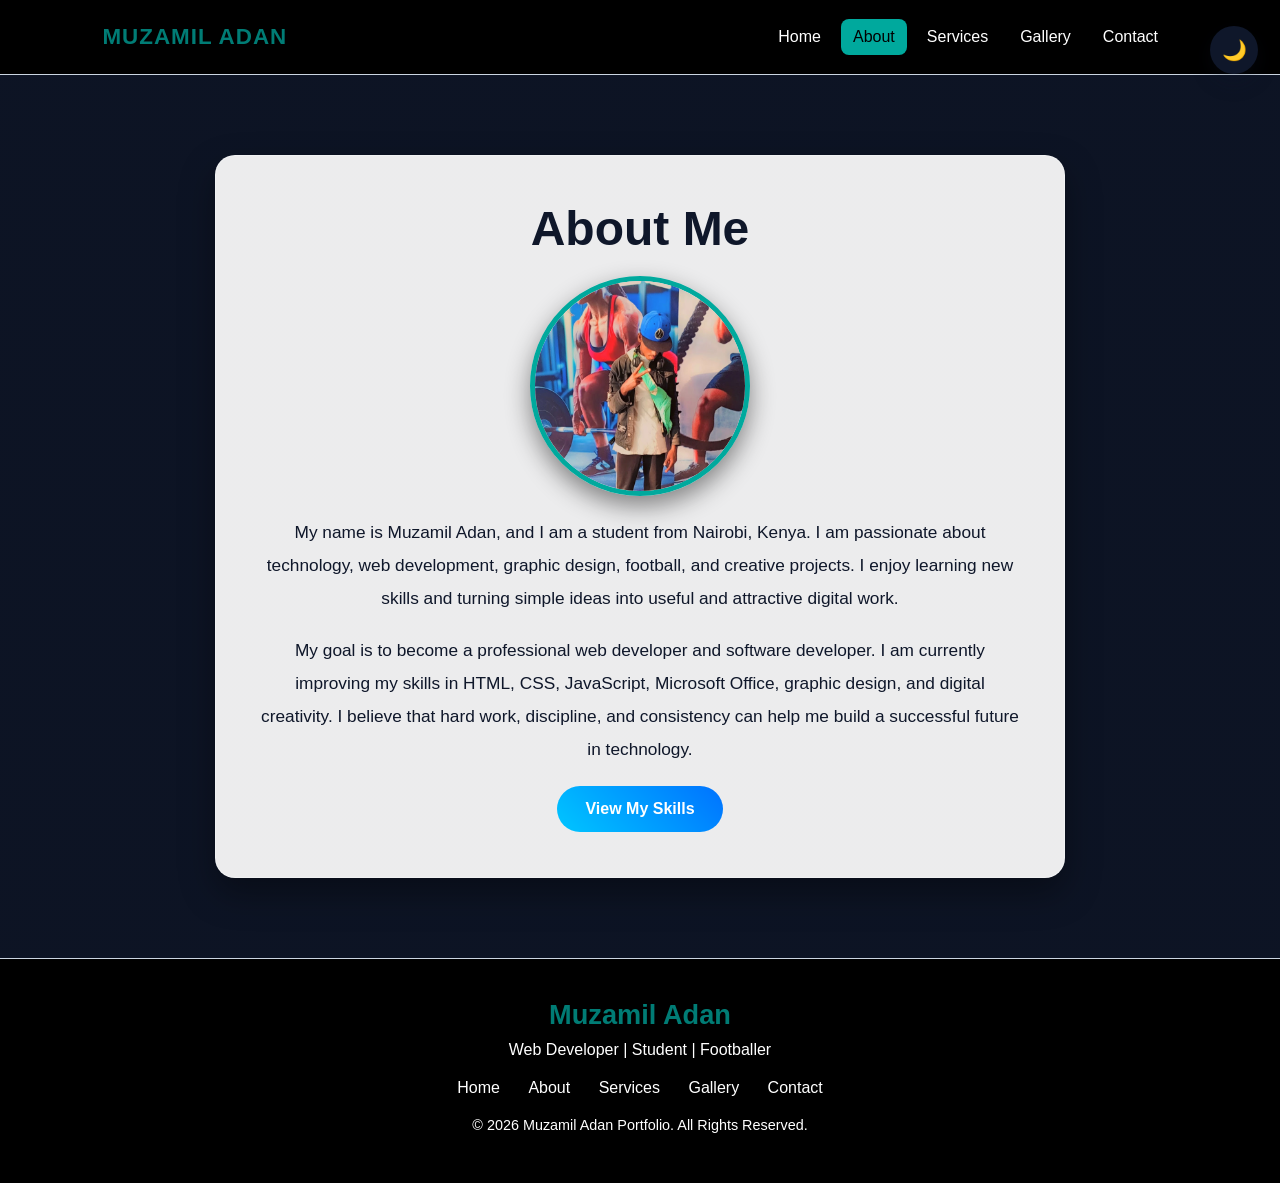
<file: about.html>
<!DOCTYPE html>
<html lang="en">
<head>
    <title>Muzamil Adan | About</title>
    <link rel="stylesheet" href="style.css">
</head>

<body>

    <nav>
        <h1>MUZAMIL ADAN</h1>

        <div class="nav-links">
            <a href="index.html">Home</a>
            <a class="active" href="about.html">About</a>
            <a href="services.html">Services</a>
            <a href="gallery.html">Gallery</a>
            <a href="contact.html">Contact</a>
        </div>
    </nav>
    
    <button id="theme-btn" title="Switch to Dark Mode">🌙</button>

    <section class="about-page">
        <div class="about-box">
            <h2>About Me</h2>

            <img src="myself.jpg" class="profile" alt="Muzamil Adan">

            <p>
                My name is Muzamil Adan, and I am a student from Nairobi, Kenya.
                I am passionate about technology, web development, graphic design,
                football, and creative projects. I enjoy learning new skills and
                turning simple ideas into useful and attractive digital work.
            </p>

            <p>
                My goal is to become a professional web developer and software
                developer. I am currently improving my skills in HTML, CSS,
                JavaScript, Microsoft Office, graphic design, and digital
                creativity. I believe that hard work, discipline, and consistency
                can help me build a successful future in technology.
            </p>

            <a href="services.html" class="btn">View My Skills</a>
        </div>
    </section>

    <footer>
        <div class="footer-content">
            <h3>Muzamil Adan</h3>
            <p>Web Developer | Student | Footballer</p>

            <div class="footer-links">
                <a href="index.html">Home</a>
                <a href="about.html">About</a>
                <a href="services.html">Services</a>
                <a href="gallery.html">Gallery</a>
                <a href="contact.html">Contact</a>
            </div>

            <p class="copyright">
                © 2026 Muzamil Adan Portfolio. All Rights Reserved.
            </p>
        </div>
    </footer>

</body>
</html>
</file>
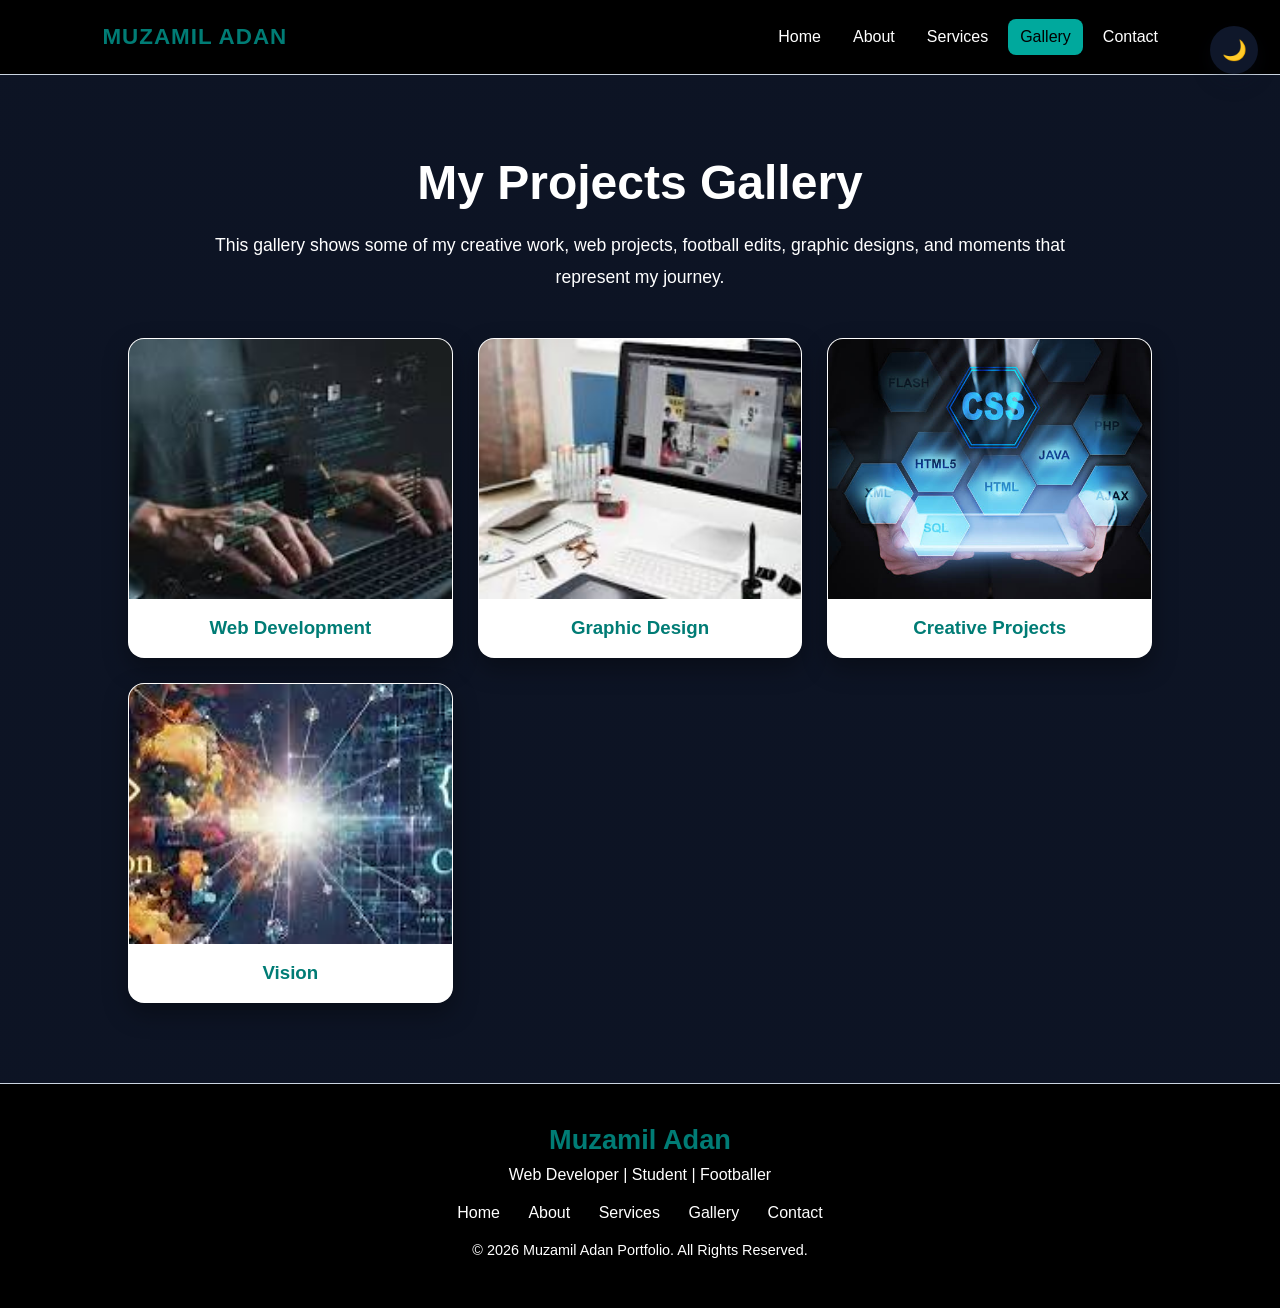
<file: gallery.html>
<!DOCTYPE html>
<html lang="en">
<head>
    <title>Muzamil Adan | Gallery</title>
    <link rel="stylesheet" href="style.css">
</head>

<body>

    <nav>
        <h1>MUZAMIL ADAN</h1>

        <div class="nav-links">
            <a href="index.html">Home</a>
            <a href="about.html">About</a>
            <a href="services.html">Services</a>
            <a class="active" href="gallery.html">Gallery</a>
            <a href="contact.html">Contact</a>
        </div>
    </nav>
    
   <button id="theme-btn" title="Switch to Dark Mode">🌙</button>

    <section class="gallery-page">
        <h2>My Projects Gallery</h2>

        <p class="section-intro">
            This gallery shows some of my creative work, web projects, football
            edits, graphic designs, and moments that represent my journey.
        </p>

        <div class="gallery">

            <div class="gallery-item">
                <img src="image 1.jfif" alt="Web development project">
                <h3>Web Development</h3>
            </div>

            <div class="gallery-item">
                <img src="image 2.jfif" alt="Graphic design project">
                <h3>Graphic Design</h3>
            </div>
            <div class="gallery-item">
                <img src="image 3.jfif" alt="Creative project">
                <h3>Creative Projects</h3>
            </div>

            <div class="gallery-item">
                <img src="image 4.jfif" alt="Vision">
                <h3>Vision</h3>
            </div>

        </div>
    </section>

    <footer>
        <div class="footer-content">
            <h3>Muzamil Adan</h3>
            <p>Web Developer | Student | Footballer</p>

            <div class="footer-links">
                <a href="index.html">Home</a>
                <a href="about.html">About</a>
                <a href="services.html">Services</a>
                <a href="gallery.html">Gallery</a>
                <a href="contact.html">Contact</a>
            </div>

            <p class="copyright">
                © 2026 Muzamil Adan Portfolio. All Rights Reserved.
            </p>
        </div>
    </footer>

</body>
</html>
</file>
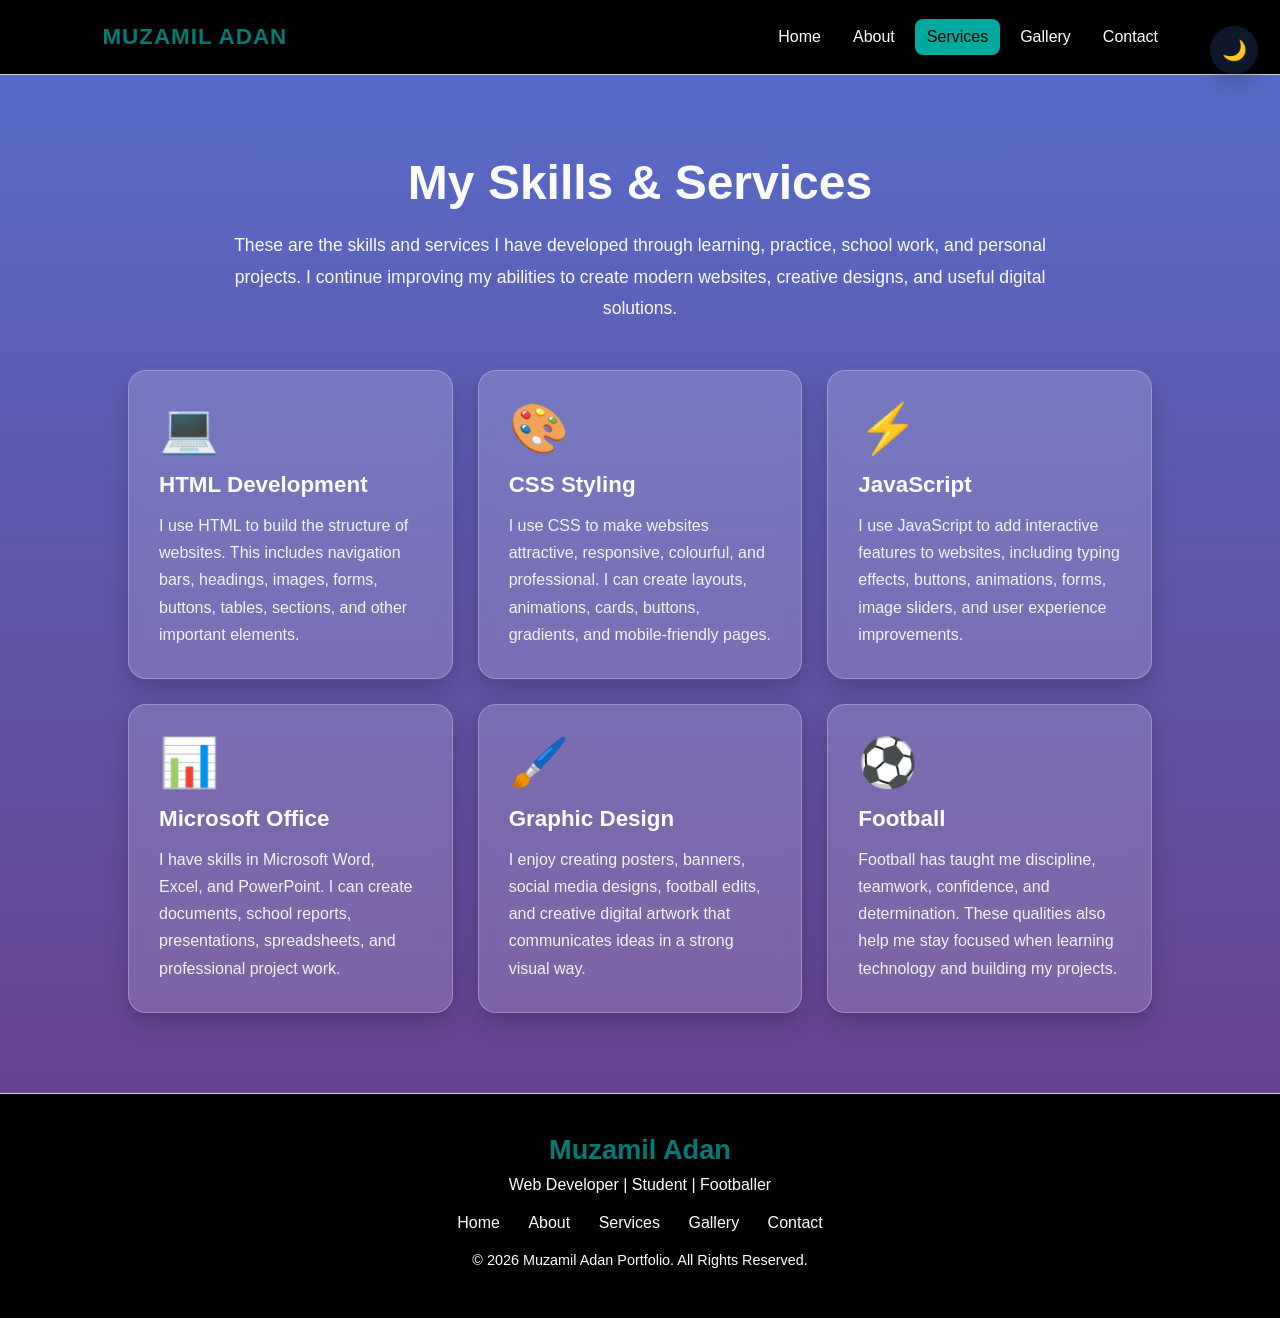
<file: services.html>
<!DOCTYPE html>
<html lang="en">
<head>
    <title>Muzamil Adan | Services</title>
    <link rel="stylesheet" href="style.css">
</head>

<body>

    <nav>
        <h1>MUZAMIL ADAN</h1>

        <div class="nav-links">
            <a href="index.html">Home</a>
            <a href="about.html">About</a>
            <a class="active" href="services.html">Services</a>
            <a href="gallery.html">Gallery</a>
            <a href="contact.html">Contact</a>
        </div>
    </nav>
    
   <button id="theme-btn" title="Switch to Dark Mode">🌙</button>

    <section class="services-section">
        <h2>My Skills & Services</h2>

        <p class="section-intro">
            These are the skills and services I have developed through learning,
            practice, school work, and personal projects. I continue improving my
            abilities to create modern websites, creative designs, and useful
            digital solutions.
        </p>

        <div class="cards">

            <div class="card">
                <div class="icon">💻</div>
                <h3>HTML Development</h3>
                <p>
                    I use HTML to build the structure of websites. This includes
                    navigation bars, headings, images, forms, buttons, tables,
                    sections, and other important elements.
                </p>
            </div>

            <div class="card">
                <div class="icon">🎨</div>
                <h3>CSS Styling</h3>
                <p>
                    I use CSS to make websites attractive, responsive, colourful,
                    and professional. I can create layouts, animations, cards,
                    buttons, gradients, and mobile-friendly pages.
                </p>
            </div>

            <div class="card">
                <div class="icon">⚡</div>
                <h3>JavaScript</h3>
                <p>
                    I use JavaScript to add interactive features to websites,
                    including typing effects, buttons, animations, forms, image
                    sliders, and user experience improvements.
                </p>
            </div>

            <div class="card">
                <div class="icon">📊</div>
                <h3>Microsoft Office</h3>
                <p>
                    I have skills in Microsoft Word, Excel, and PowerPoint. I can
                    create documents, school reports, presentations, spreadsheets,
                    and professional project work.
                </p>
            </div>

            <div class="card">
                <div class="icon">🖌️</div>
                <h3>Graphic Design</h3>
                <p>
                    I enjoy creating posters, banners, social media designs,
                    football edits, and creative digital artwork that communicates
                    ideas in a strong visual way.
                </p>
            </div>

            <div class="card">
                <div class="icon">⚽</div>
                <h3>Football</h3>
                <p>
                    Football has taught me discipline, teamwork, confidence, and
                    determination. These qualities also help me stay focused when
                    learning technology and building my projects.
                </p>
            </div>

        </div>
    </section>

    <footer>
        <div class="footer-content">
            <h3>Muzamil Adan</h3>
            <p>Web Developer | Student | Footballer</p>

            <div class="footer-links">
                <a href="index.html">Home</a>
                <a href="about.html">About</a>
                <a href="services.html">Services</a>
                <a href="gallery.html">Gallery</a>
                <a href="contact.html">Contact</a>
            </div>

            <p class="copyright">
                © 2026 Muzamil Adan Portfolio. All Rights Reserved.
            </p>
        </div>
    </footer>

</body>
</html>
</file>
<file: style.css>
*{
    margin:0;
    padding:0;
    box-sizing:border-box;
    font-family:Arial, sans-serif;
}

html{
    scroll-behavior:smooth;
}

body{
    background:#000000;
    color:#0f172a;
    transition:background 0.4s ease, color 0.4s ease;
}

/* NAVIGATION */

nav{
    min-height:75px;
    display:flex;
    justify-content:space-between;
    align-items:center;
    padding:18px 8%;
    padding-right:110px;
    background:#000000;
    border-bottom:1px solid #cbd5e1;
    transition:0.4s;
}

nav h1{
    color:#007c75;
    font-size:1.4rem;
    letter-spacing:1px;
}

.nav-links{
    display:flex;
    flex-wrap:wrap;
    justify-content:center;
    gap:8px;
}

nav a{
    color:#ffffff;
    text-decoration:none;
    padding:9px 12px;
    border-radius:8px;
    transition:0.3s;
}

nav a:hover,
nav a.active{
    background:#00a99d;
    color:rgb(0, 0, 0);
}

/* TOP RIGHT DARK MODE ICON */

#theme-btn{
    position:fixed;
    top:16px;
    right:22px;
    z-index:1000;

    width:48px;
    height:48px;
    border:none;
    border-radius:50%;
    cursor:pointer;

    display:flex;
    align-items:center;
    justify-content:center;

    background:#0f172a;
    color:white;
    font-size:1.25rem;

    box-shadow:0 8px 20px rgba(15,23,42,0.25);
    transition:0.3s ease;
}

#theme-btn:hover{
    transform:translateY(-3px) rotate(12deg);
    background:#00a99d;
    box-shadow:0 10px 25px rgba(0,169,157,0.35);
}

/* COMMON SECTIONS */

section{
    min-height:75vh;
    padding:80px 10%;
    text-align:center;
    background-size:cover;
    background-position:center;
}

section h2{
    font-size:3rem;
    margin-bottom:20px;
}

.section-intro{
    max-width:850px;
    margin:0 auto 45px;
    line-height:1.8;
    font-size:1.1rem;
}

/* HOME PAGE */

.hero{
    min-height:90vh;
    display:flex;
    flex-direction:column;
    justify-content:center;
    align-items:center;
    padding:30px;

    background:
    linear-gradient(rgba(15,23,42,0.82), rgba(15,23,42,0.82)),
    url("https://images.unsplash.com/photo-1516321318423-f06f85e504b3?auto=format&fit=crop&w=1600&q=80");

    background-size:cover;
    background-position:center;
    color:white;
}

.hero h2{
    font-size:2rem;
    margin-bottom:5px;
}

.hero h1{
    color:#00d6cb;
    font-size:4.5rem;
    margin-bottom:10px;
}

.hero h3{
    color:#38bdf8;
    min-height:30px;
    margin-bottom:20px;
}

.hero p{
    max-width:850px;
    font-size:1.1rem;
    line-height:1.8;
    margin-bottom:30px;
}

/* BUTTON */

.btn{
    display:inline-block;
    padding:14px 28px;
    border-radius:30px;
    background:linear-gradient(45deg, #00c6ff, #0072ff);
    color:white;
    text-decoration:none;
    font-weight:bold;
    transition:0.3s;
}

.btn:hover{
    transform:translateY(-4px);
    box-shadow:0 10px 25px rgba(0,198,255,0.4);
}

/* ABOUT PAGE */

.about-page{
    display:flex;
    justify-content:center;
    align-items:center;

    background:
    linear-gradient(rgba(15,23,42,0.86), rgba(15,23,42,0.86)),
    url("https://images.unsplash.com/photo-1516321165247-4aa89a48be28?auto=format&fit=crop&w=1600&q=80");
}

.about-box,
.contact-box{
    max-width:850px;
    padding:45px;
    border-radius:20px;
    background:rgba(255,255,255,0.92);
    color:#0f172a;
    border:1px solid rgba(255,255,255,0.3);
    box-shadow:0 15px 35px rgba(0,0,0,0.35);
    transition:0.4s;
}

.about-box p{
    line-height:1.9;
    font-size:1.08rem;
    margin:20px 0;
}

.profile{
    width:220px;
    height:220px;
    object-fit:cover;
    border-radius:50%;
    border:5px solid #00a99d;
    box-shadow:0 10px 25px rgba(0,0,0,0.45);
    margin:15px auto;
    display:block;
}

/* SERVICES PAGE */

.services-section{
    background:
    linear-gradient(rgba(102,126,234,0.85), rgba(118,75,162,0.88)),
    url("https://images.unsplash.com/photo-1517245386807-bb43f82c33c4?auto=format&fit=crop&w=1600&q=80");
    color:rgb(252, 252, 252);
}

.cards{
    display:grid;
    grid-template-columns:repeat(auto-fit, minmax(260px, 1fr));
    gap:25px;
}

.card{
    padding:30px;
    text-align:left;
    border-radius:18px;
    background:rgba(255,255,255,0.16);
    border:1px solid rgba(255,255,255,0.25);
    backdrop-filter:blur(8px);
    box-shadow:0 10px 25px rgba(0,0,0,0.2);
    transition:0.3s;
}

.card:hover{
    transform:translateY(-10px);
    background:rgba(255,255,255,0.25);
}

.icon{
    font-size:3rem;
    margin-bottom:15px;
}

.card h3{
    margin-bottom:14px;
    font-size:1.4rem;
}

.card p{
    line-height:1.7;
    color:#f1f5f9;
}

/* GALLERY PAGE */

.gallery-page{
    background:
    linear-gradient(rgba(15,23,42,0.86), rgba(15,23,42,0.86)),
    url("https://images.unsplash.com/photo-1542744173-8e7e53415bb0?auto=format&fit=crop&w=1600&q=80");
    color:white;
}

.gallery{
    display:grid;
    grid-template-columns:repeat(auto-fit, minmax(240px, 1fr));
    gap:25px;
}

.gallery-item{
    overflow:hidden;
    border-radius:16px;
    background:white;
    color:#0f172a;
    border:1px solid rgba(255,255,255,0.18);
    box-shadow:0 10px 25px rgba(0,0,0,0.35);
    transition:0.3s;
}

.gallery-item:hover{
    transform:translateY(-8px);
}

.gallery-item img{
    width:100%;
    height:260px;
    object-fit:cover;
    display:block;
    transition:0.4s;
}

.gallery-item:hover img{
    transform:scale(1.08);
}

.gallery-item h3{
    padding:18px;
    color:#007c75;
}

/* CONTACT PAGE */

.contact-page{
    display:flex;
    justify-content:center;
    align-items:center;

    background:
    linear-gradient(rgba(49,46,129,0.85), rgba(15,23,42,0.92)),
    url("https://images.unsplash.com/photo-1516321310764-8d6f1a5f02c6?auto=format&fit=crop&w=1600&q=80");
}

.contact-box p{
    line-height:1.8;
    margin-bottom:25px;
}

form{
    max-width:550px;
    margin:auto;
}

input,
textarea{
    width:100%;
    padding:15px;
    margin:10px 0;
    border:1px solid #cbd5e1;
    outline:none;
    border-radius:8px;
    font-size:1rem;
}

textarea{
    min-height:150px;
    resize:vertical;
}

input:focus,
textarea:focus{
    border-color:#00a99d;
    box-shadow:0 0 0 3px rgba(0,169,157,0.15);
}

button{
    width:100%;
    padding:14px;
    margin-top:10px;
    border:none;
    border-radius:8px;
    cursor:pointer;
    font-size:1rem;
    font-weight:bold;
    background:#00a99d;
    color:white;
    transition:0.3s;
}

button:hover{
    transform:translateY(-3px);
    background:#007c75;
}

#message-status{
    color:#007c75;
    font-weight:bold;
    margin-top:15px;
}

.socials{
    margin-top:25px;
}

.socials a{
    display:inline-block;
    margin:8px;
    padding:12px 18px;
    border-radius:8px;
    background:#1877f2;
    color:white;
    text-decoration:none;
    transition:0.3s;
}

.socials a:hover{
    transform:translateY(-5px);
    background:#00a99d;
}

/* FOOTER */

footer{
    padding:40px 20px;
    text-align:center;
    background:#000000;
    color:#ffffff;
    border-top:1px solid #cbd5e1;
    transition:0.4s;
}

.footer-content h3{
    color:#007c75;
    margin-bottom:10px;
    font-size:1.7rem;
}

.footer-content p{
    margin:10px 0;
}

.footer-links{
    margin:20px 0;
}

.footer-links a{
    color:#ffffff;
    text-decoration:none;
    margin:0 12px;
    transition:0.3s;
}

.footer-links a:hover{
    color:#00a99d;
}

.copyright{
    color:#ffffff;
    font-size:0.9rem;
}

/* PROFESSIONAL DARK MODE */

body.dark-mode{
    background:#07111f;
    color:#f8f8f8;
}

body.dark-mode nav{
    background:#081525;
    border-bottom:1px solid rgba(148,163,184,0.18);
}

body.dark-mode nav h1{
    color:#2dd4bf;
}

body.dark-mode nav a{
    color:#cbd5e1;
}

body.dark-mode nav a:hover,
body.dark-mode nav a.active{
    background:rgba(45,212,191,0.16);
    color:#5eead4;
}

body.dark-mode #theme-btn{
    background:#f8fafc;
    color:#07111f;
}

body.dark-mode #theme-btn:hover{
    background:#2dd4bf;
    color:#07111f;
}

body.dark-mode .about-box,
body.dark-mode .contact-box{
    background:rgba(10,25,45,0.92);
    color:#e5eef8;
    border:1px solid rgba(148,163,184,0.18);
}

body.dark-mode .about-box p,
body.dark-mode .contact-box p{
    color:#cbd5e1;
}

body.dark-mode .card{
    background:rgba(15,32,55,0.88);
    color:#f8fafc;
    border:1px solid rgba(148,163,184,0.18);
}

body.dark-mode .card:hover{
    background:rgba(20,44,73,0.95);
    border-color:rgba(45,212,191,0.45);
}

body.dark-mode .card p{
    color:#cbd5e1;
}

body.dark-mode .gallery-item{
    background:#0d1d32;
    color:#f8fafc;
    border:1px solid rgba(148,163,184,0.18);
}

body.dark-mode .gallery-item h3{
    color:#5eead4;
}

body.dark-mode input,
body.dark-mode textarea{
    background:#0b1a2d;
    color:#f8fafc;
    border:1px solid rgba(148,163,184,0.25);
}

body.dark-mode input::placeholder,
body.dark-mode textarea::placeholder{
    color:#94a3b8;
}

body.dark-mode input:focus,
body.dark-mode textarea:focus{
    border-color:#2dd4bf;
    box-shadow:0 0 0 3px rgba(45,212,191,0.14);
}

body.dark-mode button{
    background:#2dd4bf;
    color:#07111f;
}

body.dark-mode button:hover{
    background:#5eead4;
}

body.dark-mode footer{
    background:#050d18;
    border-top:1px solid rgba(148,163,184,0.15);
    color:#cbd5e1;
}

body.dark-mode .footer-content h3{
    color:#2dd4bf;
}

body.dark-mode .footer-links a{
    color:#cbd5e1;
}

body.dark-mode .footer-links a:hover{
    color:#5eead4;
}

body.dark-mode .copyright{
    color:#94a3b8;
}

body.dark-mode .socials a{
    background:#12345a;
}

body.dark-mode .socials a:hover{
    background:#2dd4bf;
    color:#07111f;
}

/* MOBILE */

@media(max-width:768px){

    nav{
        flex-direction:column;
        gap:15px;
        padding:18px 75px 18px 18px;
    }

    nav h1{
        font-size:1.2rem;
    }

    .nav-links{
        gap:3px;
    }

    nav a{
        padding:8px;
        font-size:0.9rem;
    }

    #theme-btn{
        top:14px;
        right:14px;
        width:44px;
        height:44px;
        font-size:1.1rem;
    }

    section{
        padding:60px 7%;
    }

    section h2{
        font-size:2.2rem;
    }

    .hero h1{
        font-size:3rem;
    }

    .hero h2{
        font-size:1.5rem;
    }

    .hero p{
        font-size:1rem;
    }

    .about-box,
    .contact-box{
        padding:28px 20px;
    }

    .profile{
        width:180px;
        height:180px;
    }

    .footer-links a{
        display:inline-block;
        margin:7px;
    }
}
</file>
